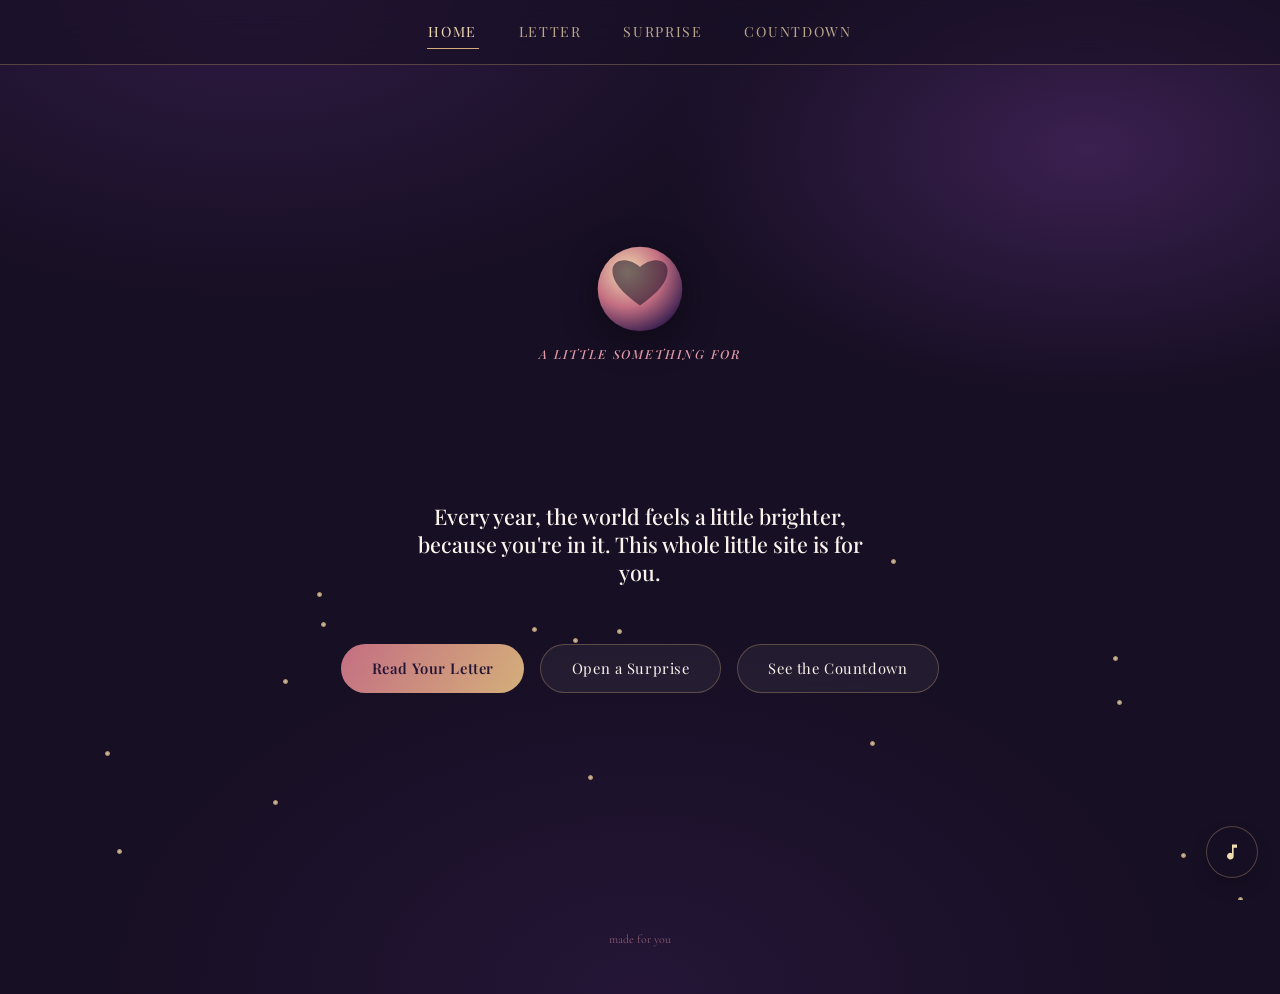
<file: index.html>
<!DOCTYPE html>
<html lang="en">
<head>
<meta charset="UTF-8">
<meta name="viewport" content="width=device-width, initial-scale=1.0">
<title>For Alina</title>
<meta name="description" content="A little birthday surprise for Alina.">
<link rel="stylesheet" href="styles.css">
</head>
<body>

<div class="stars" id="stars"></div>
<div class="fireflies" id="fireflies"></div>
<div class="petals" id="petals"></div>

<nav class="nav">
  <a href="index.html">Home</a>
  <a href="letter.html">Letter</a>
  <a href="surprise.html">Surprise</a>
  <a href="countdown.html">Countdown</a>
</nav>

<section class="page">
  <svg class="fade-up" style="animation-delay:0.05s; width:clamp(64px,10vw,92px); margin-bottom:0.6rem; filter:drop-shadow(0 8px 18px rgba(0,0,0,0.45));" viewBox="0 0 100 100" xmlns="http://www.w3.org/2000/svg">
    <defs>
      <radialGradient id="orbGrad" cx="35%" cy="30%" r="75%">
        <stop offset="0%" stop-color="#F0DCB0"/>
        <stop offset="55%" stop-color="#C46F82"/>
        <stop offset="100%" stop-color="#3B2050"/>
      </radialGradient>
    </defs>
    <circle cx="50" cy="50" r="46" fill="url(#orbGrad)"/>
    <path d="M50 68 C 30 54, 20 42, 20 30 C 20 18, 36 14, 50 26 C 64 14, 80 18, 80 30 C 80 42, 70 54, 50 68 Z"
          fill="#170F24" opacity="0.55"/>
  </svg>

  <p class="eyebrow fade-up" style="animation-delay:0.15s">a little something for</p>
  <h1 class="script-name fade-up" style="animation-delay:0.3s">Alina Shah Bakht</h1>
  <p class="tagline fade-up" style="animation-delay:0.45s">Every year, the world feels a little brighter, because you're in it. This whole little site is for you.</p>

  <div class="btn-row fade-up" style="animation-delay:0.6s">
    <a class="btn primary" href="letter.html">Read Your Letter</a>
    <a class="btn" href="surprise.html">Open a Surprise</a>
    <a class="btn" href="countdown.html">See the Countdown</a>
  </div>
</section>

<button class="music-btn" id="musicBtn" aria-label="Toggle music" aria-pressed="false">
  <svg id="musicIconOff" viewBox="0 0 24 24"><path d="M12 3v10.55A4 4 0 1 0 14 17V7h4V3h-6z"/></svg>
  <div class="bars" id="musicBars" style="display:none;">
    <span></span><span></span><span></span>
  </div>
</button>
<audio id="bgAudio" loop preload="none">
  <source src="https://www.bensound.com/bensound-music/bensound-tenderness.mp3" type="audio/mpeg">
</audio>

<footer>made for you</footer>

<script src="main.js"></script>
</body>
</html>
</file>
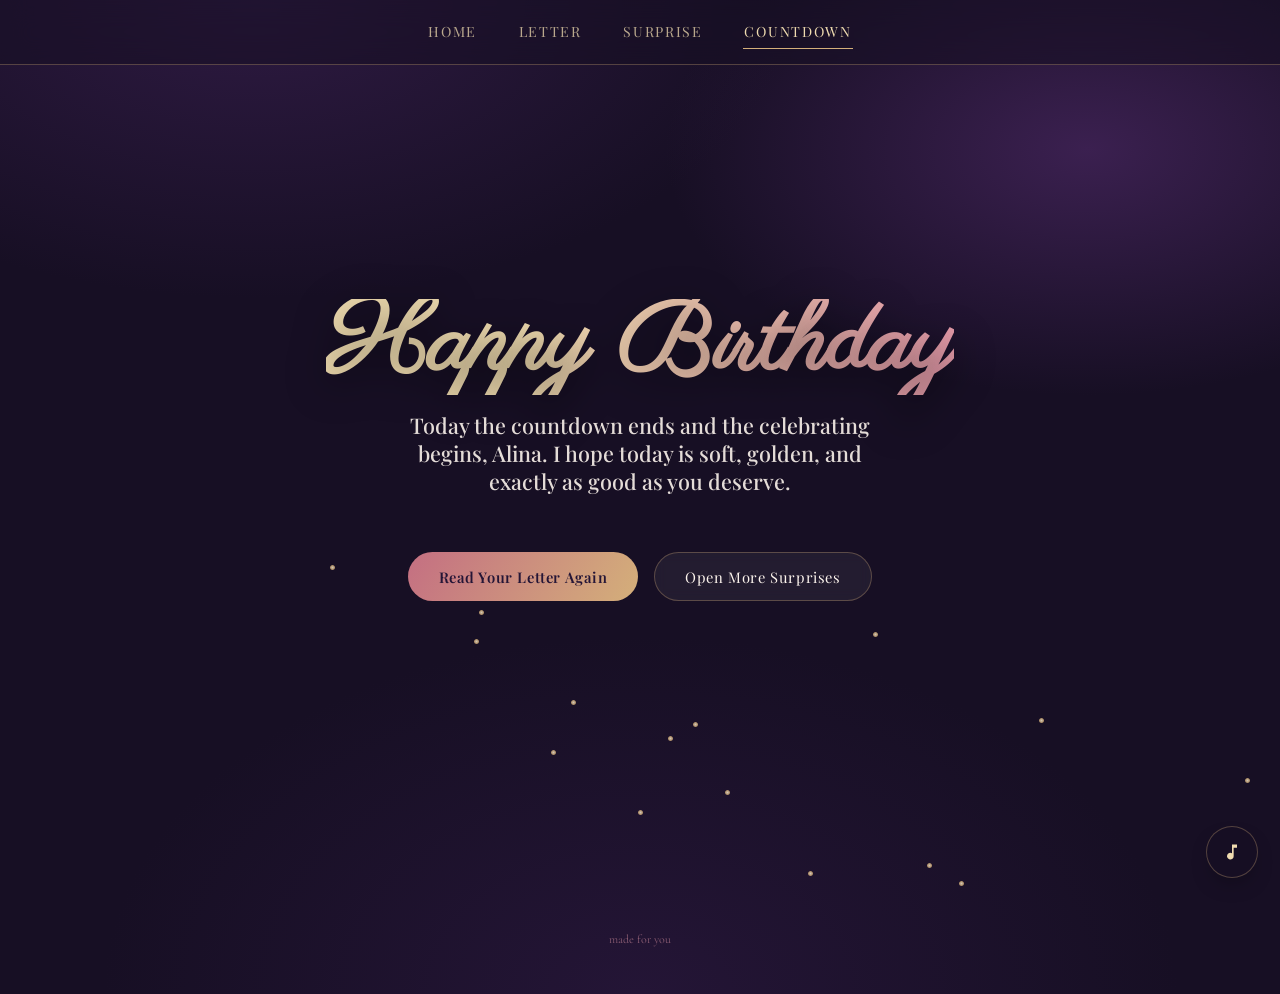
<file: countdown.html>
<!DOCTYPE html>
<html lang="en">
<head>
<meta charset="UTF-8">
<meta name="viewport" content="width=device-width, initial-scale=1.0">
<title>Countdown — For Alina</title>
<link rel="stylesheet" href="styles.css">
</head>
<body>

<div class="stars" id="stars"></div>
<div class="fireflies" id="fireflies"></div>
<div class="petals" id="petals"></div>

<nav class="nav">
  <a href="index.html">Home</a>
  <a href="letter.html">Letter</a>
  <a href="surprise.html">Surprise</a>
  <a href="countdown.html">Countdown</a>
</nav>

<section class="page" id="countdownPage">
  <p class="eyebrow fade-up">counting down to</p>
  <h1 class="script-name fade-up" style="animation-delay:0.15s; font-size:clamp(2.4rem,8vw,5rem);">Your Day</h1>
  <p class="tagline fade-up" style="animation-delay:0.3s">Every second is one less to wait.</p>

  <div class="countdown fade-up" id="countdown" style="animation-delay:0.45s">
    <div class="unit"><span class="num" id="days">00</span><span class="label">Days</span></div>
    <div class="unit"><span class="num" id="hours">00</span><span class="label">Hours</span></div>
    <div class="unit"><span class="num" id="minutes">00</span><span class="label">Minutes</span></div>
    <div class="unit"><span class="num" id="seconds">00</span><span class="label">Seconds</span></div>
  </div>
</section>

<section class="celebrate" id="celebrate">
  <h1 class="script-name" style="font-size:clamp(2.6rem,9vw,6rem);">Happy Birthday</h1>
  <p class="tagline">Today the countdown ends and the celebrating begins, Alina. I hope today is soft, golden, and exactly as good as you deserve.</p>
  <div class="btn-row">
    <a class="btn primary" href="letter.html">Read Your Letter Again</a>
    <a class="btn" href="surprise.html">Open More Surprises</a>
  </div>
</section>

<button class="music-btn" id="musicBtn" aria-label="Toggle music" aria-pressed="false">
  <svg id="musicIconOff" viewBox="0 0 24 24"><path d="M12 3v10.55A4 4 0 1 0 14 17V7h4V3h-6z"/></svg>
  <div class="bars" id="musicBars" style="display:none;">
    <span></span><span></span><span></span>
  </div>
</button>
<audio id="bgAudio" loop preload="none">
  <source src="https://www.bensound.com/bensound-music/bensound-tenderness.mp3" type="audio/mpeg">
</audio>

<footer>made for you</footer>

<script src="main.js"></script>
<script>
  var target = new Date("2026-08-06T00:00:00+05:00").getTime();

  var daysEl = document.getElementById('days');
  var hoursEl = document.getElementById('hours');
  var minsEl = document.getElementById('minutes');
  var secsEl = document.getElementById('seconds');
  var countdownPage = document.getElementById('countdownPage');
  var celebrateEl = document.getElementById('celebrate');
  var units = document.querySelectorAll('.unit');

  function pad(n){ return String(n).padStart(2, '0'); }

  function bump(){
    units.forEach(function(u){
      u.classList.add('bump');
      setTimeout(function(){ u.classList.remove('bump'); }, 220);
    });
  }

  var confettiFired = false;

  function tick(){
    var now = Date.now();
    var diff = target - now;

    if (diff <= 0){
      countdownPage.style.display = 'none';
      celebrateEl.classList.add('show');
      if (!confettiFired){
        confettiFired = true;
        fireConfetti(celebrateEl);
        setInterval(function(){ fireConfetti(celebrateEl); }, 6000);
      }
      clearInterval(timer);
      return;
    }

    var d = Math.floor(diff / 86400000);
    var h = Math.floor((diff % 86400000) / 3600000);
    var m = Math.floor((diff % 3600000) / 60000);
    var s = Math.floor((diff % 60000) / 1000);

    daysEl.textContent = pad(d);
    hoursEl.textContent = pad(h);
    minsEl.textContent = pad(m);
    secsEl.textContent = pad(s);
    bump();
  }

  var timer = setInterval(tick, 1000);
  tick();
</script>
</body>
</html>
</file>
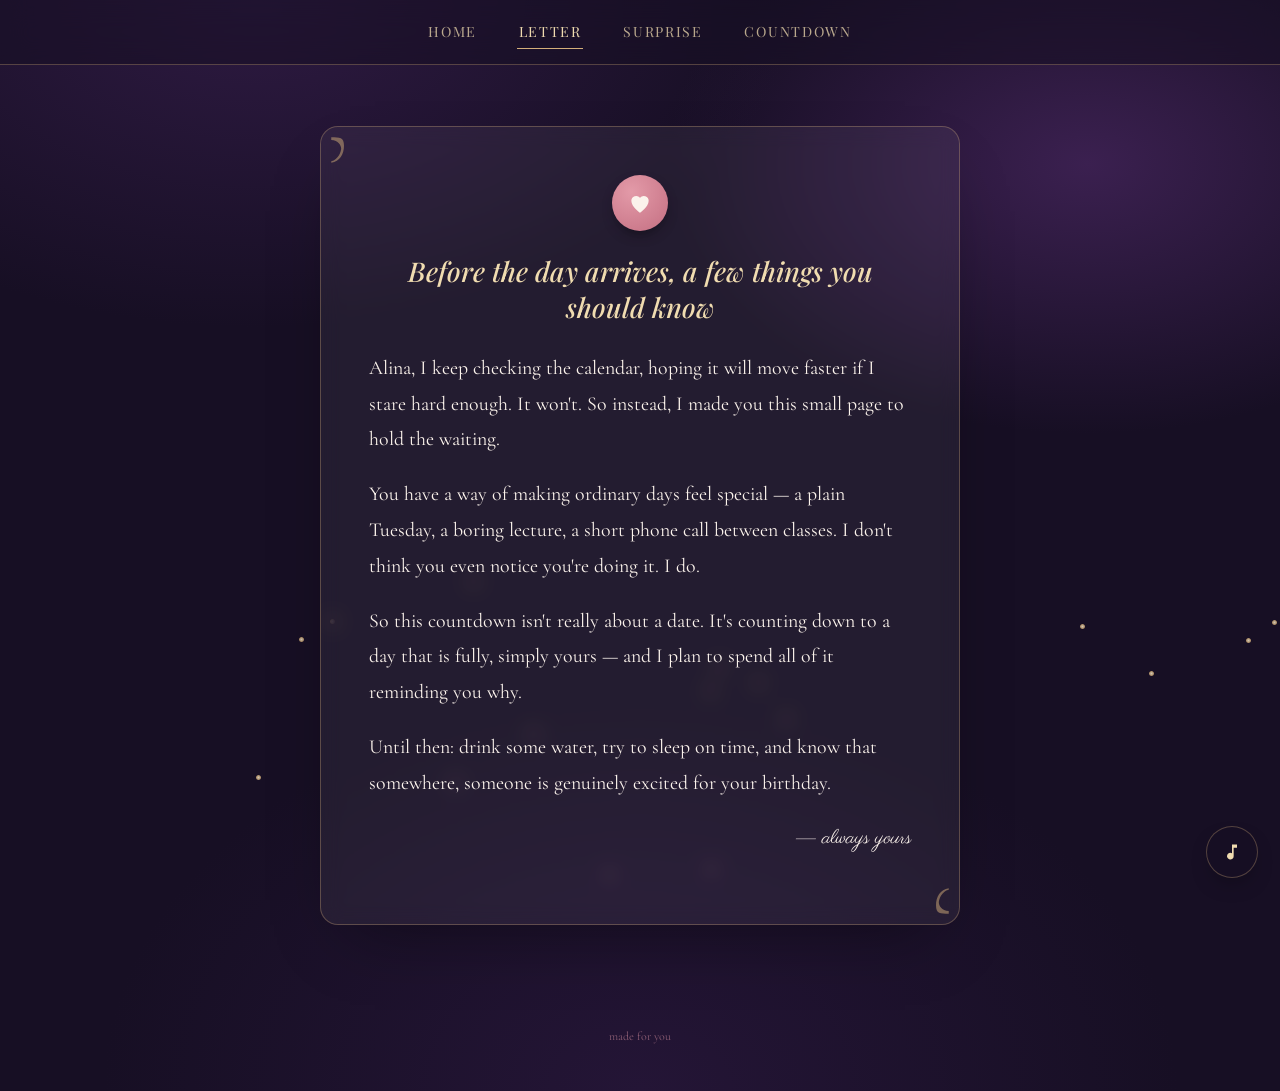
<file: letter.html>
<!DOCTYPE html>
<html lang="en">
<head>
<meta charset="UTF-8">
<meta name="viewport" content="width=device-width, initial-scale=1.0">
<title>Your Letter — For Alina</title>
<link rel="stylesheet" href="styles.css">
<style>
  .letter-card{
    max-width:640px;
    text-align:left;
    opacity:0;
    transform: translateY(40px) rotateX(6deg);
    transform-origin: top center;
    transition: opacity 1.1s cubic-bezier(.2,.8,.25,1), transform 1.1s cubic-bezier(.2,.8,.25,1);
    position:relative;
  }
  .letter-card.in-view{ opacity:1; transform:translateY(0) rotateX(0deg); }
  .seal-top{
    width:56px; height:56px; margin:0 auto 1.4rem; border-radius:50%;
    background: radial-gradient(circle at 35% 30%, var(--rose), var(--rose-deep));
    box-shadow: 0 6px 14px -4px var(--shadow);
    display:flex; align-items:center; justify-content:center;
  }
  .seal-top svg{ width:26px; height:26px; fill:var(--cream); }
  .letter-card h2{
    font-family:'Playfair Display', serif; font-weight:500; font-style:italic;
    text-align:center; color:var(--gold-soft);
    font-size:clamp(1.3rem, 3vw, 1.7rem); margin:0 0 1.6rem;
  }
  .letter-card p{
    font-size: clamp(1.06rem, 2.1vw, 1.24rem);
    line-height:1.8; margin:0 0 1.2rem; color:var(--cream);
    opacity:0; transform: translateY(14px);
    transition: opacity 0.8s ease, transform 0.8s ease;
  }
  .letter-card.in-view p{ opacity:1; transform:translateY(0); }
  .letter-card.in-view p:nth-of-type(1){ transition-delay:0.15s; }
  .letter-card.in-view p:nth-of-type(2){ transition-delay:0.3s; }
  .letter-card.in-view p:nth-of-type(3){ transition-delay:0.45s; }
  .letter-card.in-view p:nth-of-type(4){ transition-delay:0.6s; }
  .sign-off{
    text-align:right; font-family:'Parisienne', cursive;
    font-size:2rem; color:var(--gold-soft); margin-top:1.6rem;
  }
  .flourish{ position:absolute; width:34px; height:34px; opacity:0.5; animation:swayFl 5s ease-in-out infinite; }
  .flourish svg{ width:100%; height:100%; fill:var(--gold); }
  .flourish.tl{ top:6px; left:6px; }
  .flourish.br{ bottom:6px; right:6px; transform:rotate(180deg); animation-delay:-2.5s; }
  @keyframes swayFl{ 0%,100%{ transform:rotate(0deg) scale(1); } 50%{ transform:rotate(4deg) scale(1.05); } }
</style>
</head>
<body>

<div class="stars" id="stars"></div>
<div class="fireflies" id="fireflies"></div>
<div class="petals" id="petals"></div>

<nav class="nav">
  <a href="index.html">Home</a>
  <a href="letter.html">Letter</a>
  <a href="surprise.html">Surprise</a>
  <a href="countdown.html">Countdown</a>
</nav>

<section class="page" style="padding-top:14vh;">
  <div class="letter-card card" id="letter">
    <div class="flourish tl"><svg viewBox="0 0 24 24"><path d="M3 21c6-1 9-6 9-12S9 3 3 3v2c5 0 7 4 7 6s-2 8-7 9v1z"/></svg></div>
    <div class="flourish br"><svg viewBox="0 0 24 24"><path d="M3 21c6-1 9-6 9-12S9 3 3 3v2c5 0 7 4 7 6s-2 8-7 9v1z"/></svg></div>
    <div class="seal-top">
      <svg viewBox="0 0 24 24"><path d="M12 21s-8-5.1-8-11a4.5 4.5 0 0 1 8-2.8A4.5 4.5 0 0 1 20 10c0 5.9-8 11-8 11z"/></svg>
    </div>
    <h2>Before the day arrives, a few things you should know</h2>
    <p>Alina, I keep checking the calendar, hoping it will move faster if I stare hard enough. It won't. So instead, I made you this small page to hold the waiting.</p>
    <p>You have a way of making ordinary days feel special — a plain Tuesday, a boring lecture, a short phone call between classes. I don't think you even notice you're doing it. I do.</p>
    <p>So this countdown isn't really about a date. It's counting down to a day that is fully, simply yours — and I plan to spend all of it reminding you why.</p>
    <p>Until then: drink some water, try to sleep on time, and know that somewhere, someone is genuinely excited for your birthday.</p>
    <p class="sign-off">— always yours</p>
  </div>
</section>

<button class="music-btn" id="musicBtn" aria-label="Toggle music" aria-pressed="false">
  <svg id="musicIconOff" viewBox="0 0 24 24"><path d="M12 3v10.55A4 4 0 1 0 14 17V7h4V3h-6z"/></svg>
  <div class="bars" id="musicBars" style="display:none;">
    <span></span><span></span><span></span>
  </div>
</button>
<audio id="bgAudio" loop preload="none">
  <source src="https://www.bensound.com/bensound-music/bensound-tenderness.mp3" type="audio/mpeg">
</audio>

<footer>made for you</footer>

<script src="main.js"></script>
<script>
  var letter = document.getElementById('letter');
  setTimeout(function(){ letter.classList.add('in-view'); }, 200);
</script>
</body>
</html>
</file>
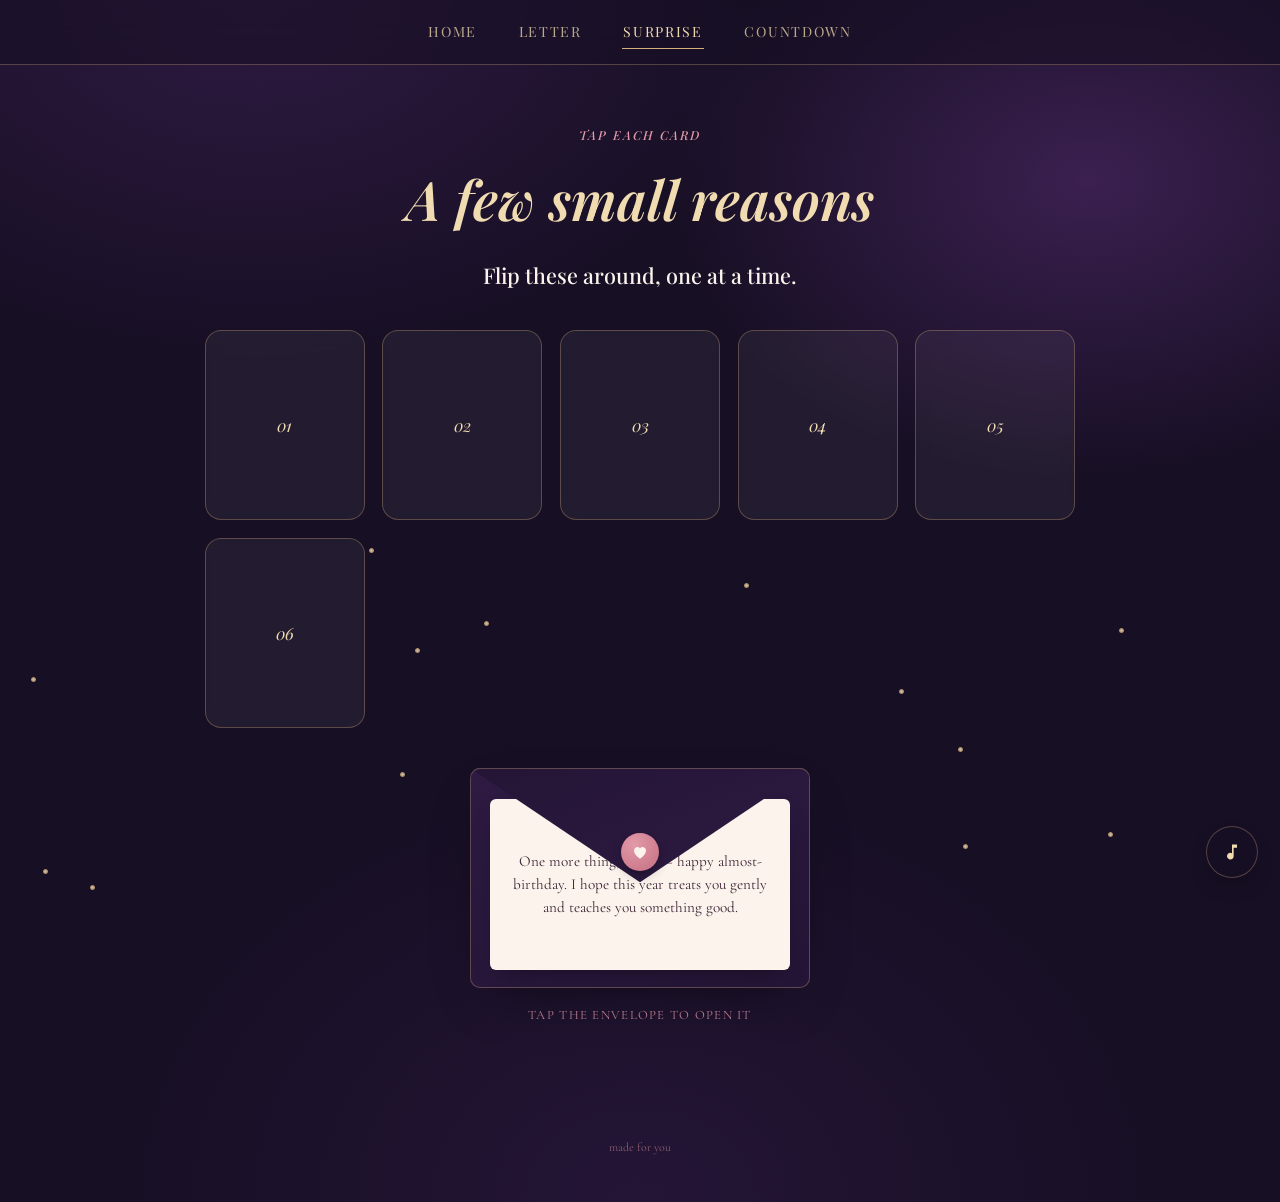
<file: surprise.html>
<!DOCTYPE html>
<html lang="en">
<head>
<meta charset="UTF-8">
<meta name="viewport" content="width=device-width, initial-scale=1.0">
<title>A Surprise — For Alina</title>
<link rel="stylesheet" href="styles.css">
</head>
<body>

<div class="stars" id="stars"></div>
<div class="fireflies" id="fireflies"></div>
<div class="petals" id="petals"></div>

<nav class="nav">
  <a href="index.html">Home</a>
  <a href="letter.html">Letter</a>
  <a href="surprise.html">Surprise</a>
  <a href="countdown.html">Countdown</a>
</nav>

<section class="page" style="padding-top:14vh;">
  <p class="eyebrow fade-up">tap each card</p>
  <h1 class="page-title fade-up" style="animation-delay:0.1s">A few small reasons</h1>
  <p class="tagline fade-up" style="animation-delay:0.2s">Flip these around, one at a time.</p>

  <div class="flip-grid fade-up" style="animation-delay:0.3s" id="flipGrid">
    <div class="flip-card">
      <div class="flip-inner">
        <div class="flip-front">01</div>
        <div class="flip-back">You remember small details other people forget.</div>
      </div>
    </div>
    <div class="flip-card">
      <div class="flip-inner">
        <div class="flip-front">02</div>
        <div class="flip-back">Your laugh makes a room feel warmer.</div>
      </div>
    </div>
    <div class="flip-card">
      <div class="flip-inner">
        <div class="flip-front">03</div>
        <div class="flip-back">You show up for people, even on your busiest days.</div>
      </div>
    </div>
    <div class="flip-card">
      <div class="flip-inner">
        <div class="flip-front">04</div>
        <div class="flip-back">You're honest, even when it's the harder thing to be.</div>
      </div>
    </div>
    <div class="flip-card">
      <div class="flip-inner">
        <div class="flip-front">05</div>
        <div class="flip-back">You make ordinary days feel a little more worth it.</div>
      </div>
    </div>
    <div class="flip-card">
      <div class="flip-inner">
        <div class="flip-front">06</div>
        <div class="flip-back">You're still growing, and you never stop trying.</div>
      </div>
    </div>
  </div>

  <div class="envelope-wrap fade-up" style="animation-delay:0.4s">
    <div class="envelope" id="envelope">
      <div class="env-back"></div>
      <div class="env-letter">One more thing, Alina — happy almost-birthday. I hope this year treats you gently and teaches you something good.</div>
      <div class="env-flap"></div>
      <div class="env-seal">
        <svg viewBox="0 0 24 24"><path d="M12 21s-8-5.1-8-11a4.5 4.5 0 0 1 8-2.8A4.5 4.5 0 0 1 20 10c0 5.9-8 11-8 11z"/></svg>
      </div>
    </div>
    <p class="env-hint" id="envHint">tap the envelope to open it</p>
  </div>
</section>

<button class="music-btn" id="musicBtn" aria-label="Toggle music" aria-pressed="false">
  <svg id="musicIconOff" viewBox="0 0 24 24"><path d="M12 3v10.55A4 4 0 1 0 14 17V7h4V3h-6z"/></svg>
  <div class="bars" id="musicBars" style="display:none;">
    <span></span><span></span><span></span>
  </div>
</button>
<audio id="bgAudio" loop preload="none">
  <source src="https://www.bensound.com/bensound-music/bensound-tenderness.mp3" type="audio/mpeg">
</audio>

<footer>made for you</footer>

<script src="main.js"></script>
<script>
  document.querySelectorAll('.flip-card').forEach(function(card){
    card.addEventListener('click', function(){
      card.classList.toggle('flipped');
    });
  });

  var envelope = document.getElementById('envelope');
  var envHint = document.getElementById('envHint');
  envelope.addEventListener('click', function(){
    envelope.classList.toggle('open');
    envHint.textContent = envelope.classList.contains('open') ? 'tap again to close' : 'tap the envelope to open it';
  });
</script>
</body>
</html>
</file>
<file: styles.css>
@import url('https://fonts.googleapis.com/css2?family=Cormorant+Garamond:ital,wght@0,400;0,500;0,600;1,400&family=Parisienne&family=Playfair+Display:ital,wght@0,500;0,600;0,700;1,500&display=swap');

:root{
  --ink:#170F24;
  --ink2:#241536;
  --ink3:#2E1A42;
  --gold:#D4AF7A;
  --gold-soft:#F0DCB0;
  --rose:#E39AA8;
  --rose-deep:#C46F82;
  --cream:#FBF3EC;
  --glass:rgba(255,255,255,0.055);
  --glass-strong:rgba(255,255,255,0.09);
  --glass-border:rgba(212,175,122,0.32);
  --shadow:rgba(0,0,0,0.45);
}

*{ box-sizing:border-box; }
html{ scroll-behavior:smooth; }

body{
  margin:0;
  min-height:100vh;
  background:
    radial-gradient(ellipse 70% 50% at 20% 0%, var(--ink3) 0%, transparent 60%),
    radial-gradient(ellipse 60% 45% at 85% 15%, #3B2050 0%, transparent 55%),
    radial-gradient(ellipse 70% 60% at 50% 100%, var(--ink2) 0%, transparent 60%),
    var(--ink);
  color:var(--cream);
  font-family:'Cormorant Garamond', serif;
  overflow-x:hidden;
  -webkit-font-smoothing:antialiased;
  position:relative;
}

::selection{ background:var(--rose-deep); color:var(--cream); }
a, button{ font-family:inherit; }
a{ color:inherit; text-decoration:none; }

/* ================= Ambient layers ================= */
.stars{ position:fixed; inset:0; z-index:-3; pointer-events:none; overflow:hidden; }
.star{
  position:absolute; border-radius:50%;
  background: var(--gold-soft);
  opacity:0;
  animation: twinkle ease-in-out infinite;
  box-shadow: 0 0 6px 1px rgba(240,220,176,0.55);
}
@keyframes twinkle{
  0%,100%{ opacity:0; transform:scale(0.5); }
  50%{ opacity:0.95; transform:scale(1.2); }
}

.fireflies{ position:fixed; inset:0; z-index:-2; pointer-events:none; overflow:hidden; }
.firefly{
  position:absolute; width:5px; height:5px; border-radius:50%;
  background: radial-gradient(circle, #FFF3D6 0%, var(--gold) 60%, transparent 100%);
  filter: blur(0.3px);
  animation: drift linear infinite, glow 2.4s ease-in-out infinite;
  opacity:0.8;
}
@keyframes glow{ 0%,100%{ opacity:0.35; } 50%{ opacity:1; } }
@keyframes drift{
  from{ transform: translate(0,0); }
  25%{ transform: translate(30px,-40px); }
  50%{ transform: translate(-20px,-80px); }
  75%{ transform: translate(25px,-120px); }
  to{ transform: translate(0,-160px); }
}

.petals{ position:fixed; inset:0; z-index:-1; pointer-events:none; overflow:hidden; }
.petal{
  position:absolute; top:-5%;
  background: linear-gradient(135deg, var(--rose), var(--rose-deep));
  border-radius: 0 60% 0 60%;
  opacity:0.5;
  animation-name: fall, sway;
  animation-timing-function: linear, ease-in-out;
  animation-iteration-count: infinite, infinite;
}
@keyframes fall{
  from{ transform: translateY(-10vh) rotate(0deg); }
  to{ transform: translateY(110vh) rotate(420deg); }
}
@keyframes sway{
  0%,100%{ margin-left:-26px; }
  50%{ margin-left:26px; }
}

@media (prefers-reduced-motion: reduce){
  .star,.firefly,.petal,.fade-up,.bg-drift{ animation:none !important; }
  html{ scroll-behavior:auto; }
}

/* ================= Nav ================= */
.nav{
  position:fixed; top:0; left:0; right:0; z-index:50;
  display:flex; align-items:center; justify-content:center;
  gap: clamp(0.8rem, 3vw, 2.4rem);
  padding: 1.1rem 1rem;
  background: rgba(23,15,36,0.55);
  backdrop-filter: blur(14px);
  -webkit-backdrop-filter: blur(14px);
  border-bottom: 1px solid var(--glass-border);
}
.nav a{
  font-family:'Playfair Display', serif;
  font-size: clamp(0.72rem, 1.6vw, 0.88rem);
  letter-spacing:0.12em;
  text-transform:uppercase;
  color: var(--gold-soft);
  position:relative;
  padding: 0.3rem 0.1rem;
  opacity:0.75;
  transition: opacity 0.25s ease;
}
.nav a::after{
  content:"";
  position:absolute; left:0; right:100%; bottom:-3px;
  height:1px; background: var(--gold);
  transition: right 0.3s ease;
}
.nav a:hover{ opacity:1; }
.nav a:hover::after{ right:0; }
.nav a.active{ opacity:1; }
.nav a.active::after{ right:0; }

/* ================= Layout helpers ================= */
.page{
  min-height:100vh;
  display:flex; flex-direction:column; align-items:center; justify-content:center;
  text-align:center;
  padding: 12vh 6vw 8vh;
  position:relative;
}

.fade-up{
  opacity:0;
  transform: translateY(24px);
  animation: fadeUp 1s cubic-bezier(.2,.8,.25,1) forwards;
}
@keyframes fadeUp{ to{ opacity:1; transform:translateY(0); } }

.eyebrow{
  font-family:'Playfair Display', serif;
  font-style:italic; font-weight:500;
  letter-spacing:0.16em; text-transform:uppercase;
  font-size:0.78rem;
  color: var(--rose);
  margin:0 0 1.2rem;
}

.script-name{
  font-family:'Parisienne', cursive;
  font-size:clamp(2.8rem, 10vw, 6.6rem);
  line-height:1;
  margin:0;
  background: linear-gradient(100deg, var(--gold-soft) 15%, var(--rose) 45%, var(--gold-soft) 75%);
  background-size: 220% auto;
  -webkit-background-clip:text; background-clip:text; color:transparent;
  animation: shimmer 6s ease-in-out infinite;
  text-shadow: 0 10px 40px var(--shadow);
}
@keyframes shimmer{
  0%{ background-position:0% center; }
  50%{ background-position:100% center; }
  100%{ background-position:0% center; }
}

.page-title{
  font-family:'Playfair Display', serif;
  font-weight:600; font-style:italic;
  font-size:clamp(2rem, 6vw, 3.4rem);
  color: var(--gold-soft);
  margin: 0 0 0.6rem;
}

.tagline{
  font-family:'Playfair Display', serif;
  font-weight:500;
  font-size:clamp(1.02rem, 2.3vw, 1.35rem);
  color: var(--cream);
  opacity:0.9;
  margin:1rem 0 2.6rem;
  max-width:36ch;
}

/* ================= Buttons ================= */
.btn-row{
  display:flex; gap:1rem; flex-wrap:wrap; justify-content:center;
  margin-top: 1rem;
}

.btn{
  position:relative;
  display:inline-flex; align-items:center; gap:0.5rem;
  padding: 0.85rem 1.9rem;
  border-radius: 999px;
  font-family:'Playfair Display', serif;
  font-size:0.92rem;
  letter-spacing:0.04em;
  border: 1px solid var(--glass-border);
  background: var(--glass);
  backdrop-filter: blur(6px);
  cursor:pointer;
  overflow:hidden;
  transition: transform 0.25s ease, box-shadow 0.25s ease, background 0.25s ease;
}
.btn:hover{
  transform: translateY(-3px);
  box-shadow: 0 14px 30px -12px rgba(212,175,122,0.35);
  background: var(--glass-strong);
}
.btn.primary{
  background: linear-gradient(120deg, var(--rose-deep), var(--gold));
  color:#241536;
  border:none;
  font-weight:600;
}
.btn.primary:hover{ box-shadow: 0 16px 34px -10px rgba(212,175,122,0.55); }
.btn::before{
  content:"";
  position:absolute; inset:0;
  background: linear-gradient(120deg, transparent, rgba(255,255,255,0.35), transparent);
  transform: translateX(-120%);
  transition: transform 0.6s ease;
}
.btn:hover::before{ transform: translateX(120%); }

/* ================= Glass card ================= */
.card{
  background: var(--glass);
  border: 1px solid var(--glass-border);
  border-radius: 18px;
  backdrop-filter: blur(10px);
  -webkit-backdrop-filter: blur(10px);
  box-shadow: 0 30px 70px -30px var(--shadow);
  padding: clamp(1.8rem, 5vw, 3rem);
}

/* ================= Countdown ================= */
.countdown{
  display:flex; gap: clamp(0.6rem, 3vw, 1.6rem); flex-wrap:wrap; justify-content:center;
}
.unit{
  background: var(--glass);
  border: 1px solid var(--glass-border);
  border-radius: 16px;
  padding: 1rem 1.3rem;
  min-width: 84px;
  backdrop-filter: blur(8px);
  position:relative;
  transition: transform 0.25s ease;
}
.unit.bump{ transform: scale(1.08); }
.unit .num{
  font-family:'Playfair Display', serif;
  font-weight:700;
  font-size: clamp(1.8rem, 5vw, 2.7rem);
  color: var(--gold-soft);
  display:block;
  font-variant-numeric: tabular-nums;
}
.unit .label{
  font-size:0.7rem; letter-spacing:0.14em; text-transform:uppercase;
  color: var(--rose); font-style:italic;
}

/* ================= Footer ================= */
footer{
  text-align:center;
  font-size:0.75rem;
  color: var(--rose);
  opacity:0.55;
  padding: 2rem 1rem 3rem;
}

/* ================= Music button ================= */
.music-btn{
  position:fixed; bottom:22px; right:22px;
  width:52px; height:52px; border-radius:50%;
  border: 1px solid var(--glass-border);
  background: rgba(23,15,36,0.7);
  backdrop-filter: blur(8px);
  box-shadow: 0 10px 24px -10px var(--shadow);
  cursor:pointer; z-index:60;
  display:flex; align-items:center; justify-content:center;
  transition: transform 0.2s ease;
}
.music-btn::before{
  content:""; position:absolute; inset:-6px; border-radius:50%;
  border: 1px solid var(--gold); opacity:0;
}
.music-btn.playing::before{ animation: ring 1.8s ease-out infinite; }
@keyframes ring{ 0%{ opacity:0.6; transform:scale(1);} 100%{ opacity:0; transform:scale(1.5);} }
.music-btn:hover{ transform: scale(1.06); }
.music-btn svg{ width:20px; height:20px; fill: var(--gold-soft); }
.music-btn .bars{ display:flex; align-items:flex-end; gap:2px; height:16px; }
.music-btn .bars span{ width:3px; background: var(--gold-soft); border-radius:2px; animation: barmove 1s ease-in-out infinite; }
.bars span:nth-child(1){ animation-delay:0s; }
.bars span:nth-child(2){ animation-delay:0.15s; }
.bars span:nth-child(3){ animation-delay:0.3s; }
@keyframes barmove{ 0%,100%{ height:4px; } 50%{ height:16px; } }

/* ================= Flip cards (Surprise page) ================= */
.flip-grid{
  display:grid;
  grid-template-columns: repeat(auto-fit, minmax(160px, 1fr));
  gap: 1.1rem;
  max-width: 900px;
  margin: 0 auto;
}
.flip-card{
  perspective: 1200px;
  height: 190px;
  cursor:pointer;
}
.flip-inner{
  position:relative; width:100%; height:100%;
  transition: transform 0.7s cubic-bezier(.2,.8,.25,1);
  transform-style: preserve-3d;
}
.flip-card.flipped .flip-inner{ transform: rotateY(180deg); }
.flip-front, .flip-back{
  position:absolute; inset:0;
  backface-visibility:hidden;
  border-radius:16px;
  display:flex; align-items:center; justify-content:center;
  padding:1.1rem;
  border: 1px solid var(--glass-border);
}
.flip-front{
  background: var(--glass);
  backdrop-filter: blur(8px);
  font-family:'Playfair Display', serif;
  font-style:italic;
  color: var(--gold-soft);
  font-size:1.05rem;
}
.flip-back{
  background: linear-gradient(135deg, var(--ink3), var(--rose-deep));
  transform: rotateY(180deg);
  font-size:1rem;
  line-height:1.5;
  color: var(--cream);
}

/* ================= Envelope ================= */
.envelope-wrap{
  perspective: 1400px;
  width: min(340px, 82vw);
  margin: 2.5rem auto 0;
}
.envelope{
  position:relative;
  width:100%; height:220px;
  cursor:pointer;
}
.env-back{
  position:absolute; inset:0;
  background: linear-gradient(160deg, var(--ink3), var(--ink2));
  border: 1px solid var(--glass-border);
  border-radius:10px;
  box-shadow: 0 20px 50px -20px var(--shadow);
}
.env-letter{
  position:absolute; left:6%; right:6%; bottom:8%; top:14%;
  background: var(--cream);
  border-radius:6px;
  box-shadow: 0 10px 24px -10px rgba(0,0,0,0.4);
  transform: translateY(0%);
  transition: transform 0.8s cubic-bezier(.2,.8,.25,1);
  display:flex; align-items:center; justify-content:center;
  padding: 1rem;
  color:#3D2436;
  font-family:'Cormorant Garamond', serif;
  font-size:0.95rem;
  line-height:1.5;
  text-align:center;
  overflow:hidden;
}
.envelope.open .env-letter{ transform: translateY(-58%); }
.env-flap{
  position:absolute; top:0; left:0; right:0; height:52%;
  background: linear-gradient(160deg, var(--ink2), var(--ink3));
  clip-path: polygon(0 0, 100% 0, 50% 100%);
  border-radius:10px 10px 0 0;
  transform-origin: top center;
  transition: transform 0.8s cubic-bezier(.2,.8,.25,1);
  z-index:3;
  border: 1px solid var(--glass-border);
  border-bottom:none;
}
.envelope.open .env-flap{ transform: rotateX(180deg); }
.env-seal{
  position:absolute; top:38%; left:50%; transform:translate(-50%,-50%);
  width:38px; height:38px; border-radius:50%;
  background: radial-gradient(circle at 35% 30%, var(--rose), var(--rose-deep));
  z-index:4;
  display:flex; align-items:center; justify-content:center;
  box-shadow: 0 6px 14px -4px var(--shadow);
  transition: opacity 0.4s ease;
}
.envelope.open .env-seal{ opacity:0; }
.env-seal svg{ width:18px; height:18px; fill: var(--cream); }
.env-hint{
  margin-top:1.2rem;
  font-size:0.8rem;
  letter-spacing:0.1em;
  text-transform:uppercase;
  color: var(--rose);
  opacity:0.8;
}

/* ================= Confetti ================= */
.confetti-piece{
  position:absolute; top:-10%;
  width:8px; height:14px; opacity:0.9;
  animation: confettiFall linear forwards;
}
@keyframes confettiFall{
  to{ transform: translateY(120vh) rotate(600deg); opacity:0.3; }
}

/* ================= Celebration ================= */
.celebrate{
  display:none;
  min-height:100vh;
  align-items:center; justify-content:center;
  flex-direction:column; text-align:center;
  padding:6vh 6vw; position:relative; overflow:hidden;
}
.celebrate.show{ display:flex; }
</file>
